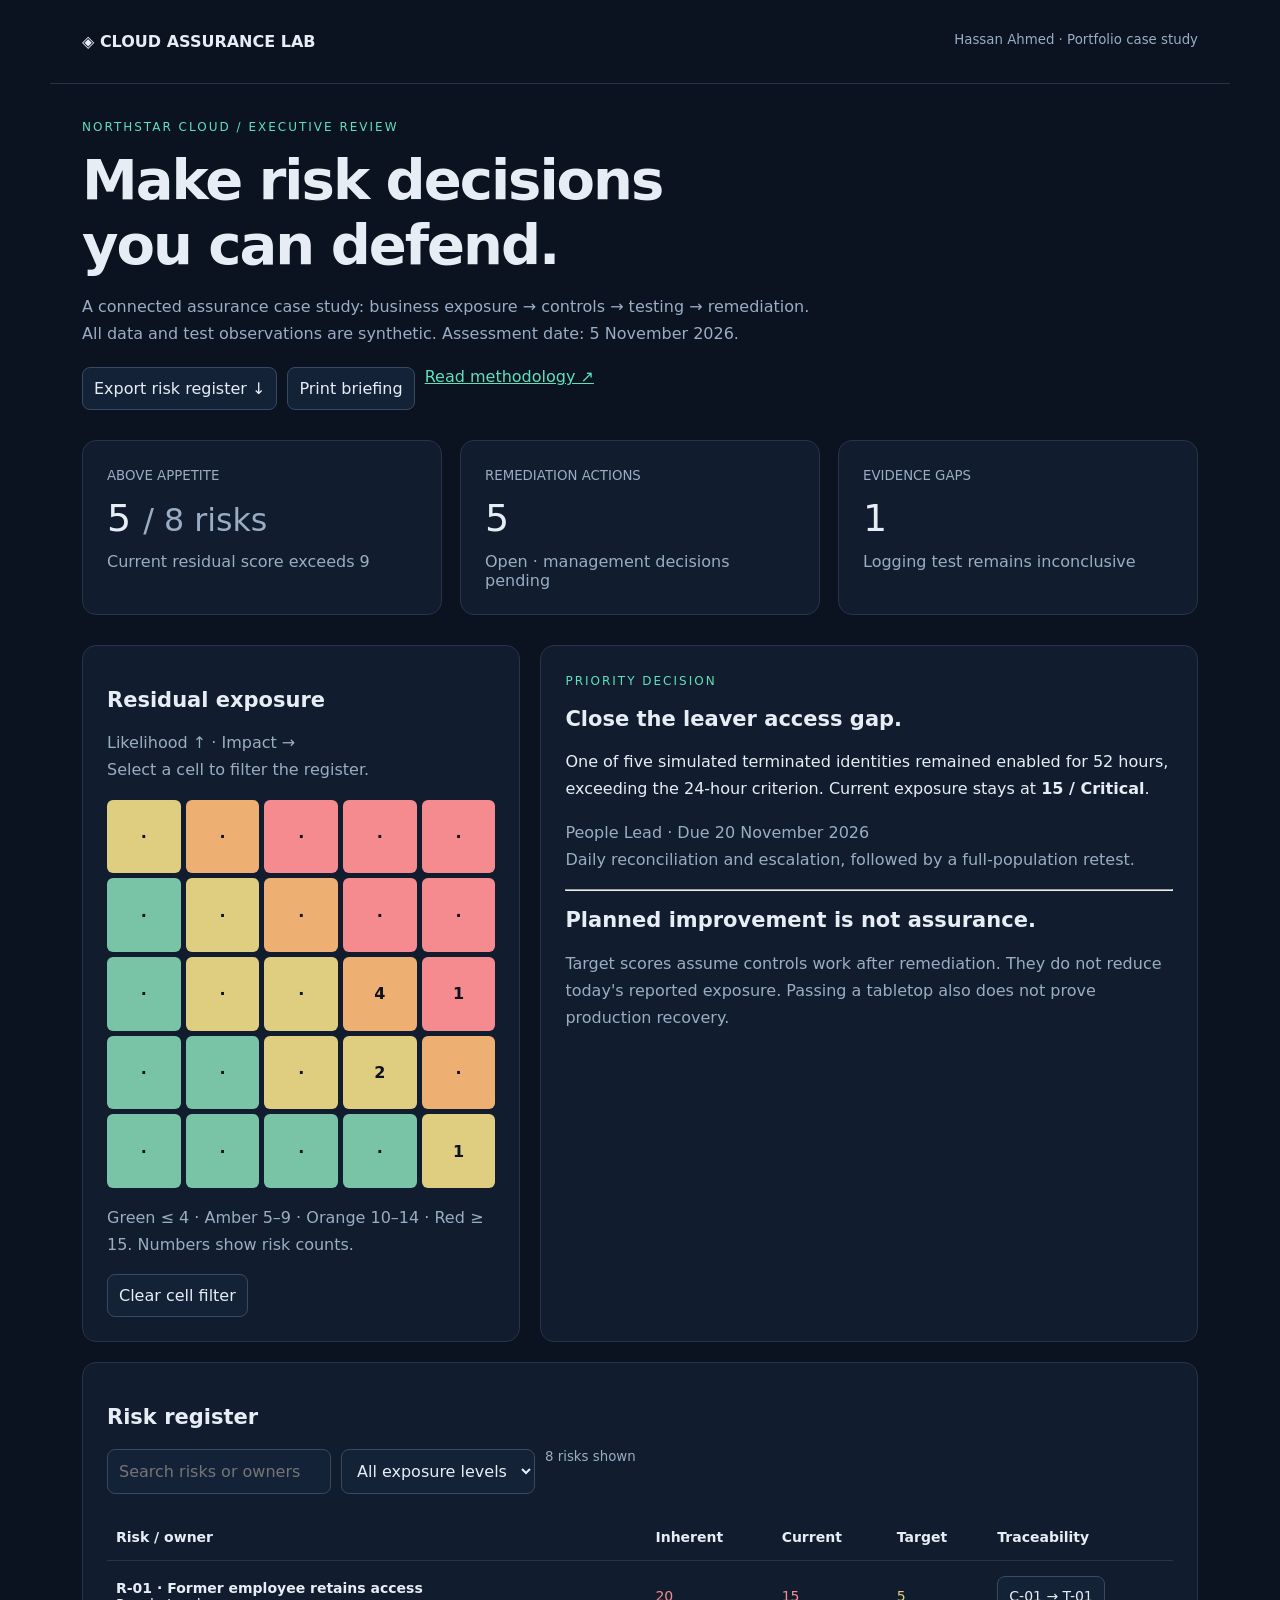
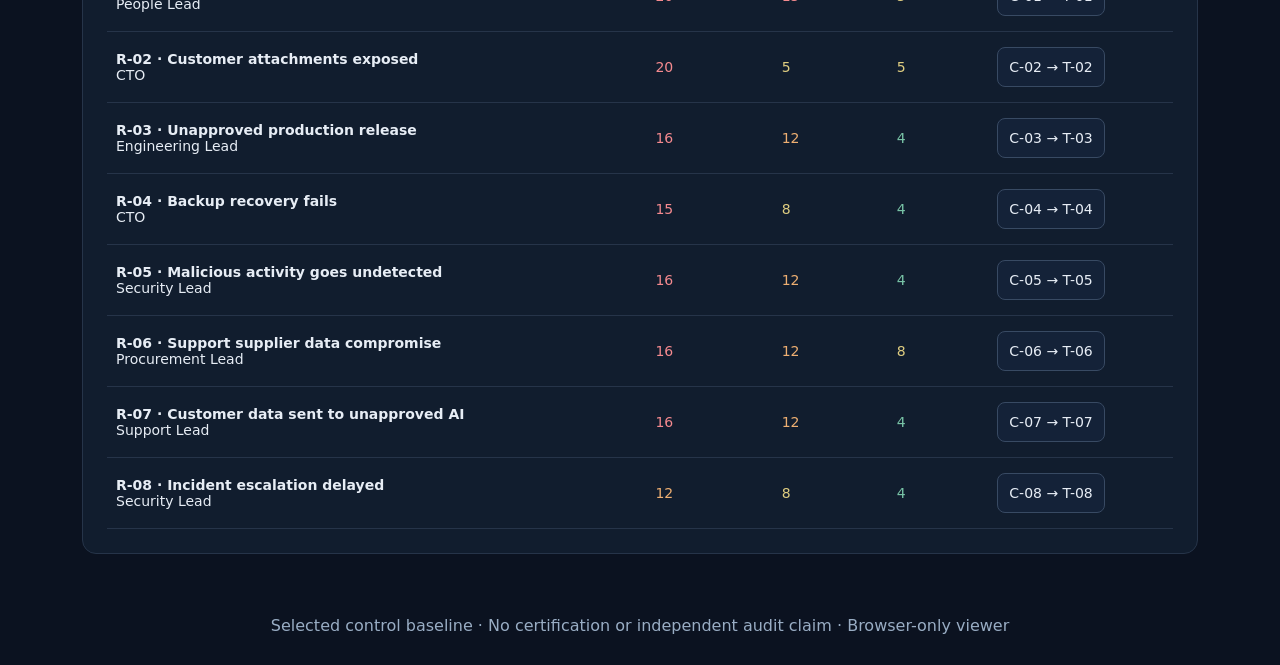
<file: index.html>
<!doctype html><html lang="en"><meta charset="utf-8"><meta name="viewport" content="width=device-width,initial-scale=1"><title>Cloud Assurance Lab</title><style>
:root{font-family:system-ui,sans-serif;color:#e7edf5;background:#0b1220}*{box-sizing:border-box}body{margin:0}header,main{max-width:1180px;margin:auto;padding:32px}header{display:flex;justify-content:space-between;border-bottom:1px solid #263449}small,.muted{color:#99adc4}h1{font-size:clamp(32px,5vw,56px);letter-spacing:-2px;margin:12px 0}h2{font-size:21px}p{line-height:1.7}button,input,select{font:inherit;padding:11px;background:#142238;color:inherit;border:1px solid #384a63;border-radius:8px}button{cursor:pointer}button:hover{border-color:#60dfbb}.tag{color:#60dfbb;font-size:12px;letter-spacing:2px}.cards{display:grid;grid-template-columns:repeat(3,1fr);gap:18px;margin:30px 0}.card,section{background:#111d2e;border:1px solid #263449;border-radius:14px;padding:24px}.value{font-size:38px;margin:12px 0}.layout{display:grid;grid-template-columns:1fr 1.5fr;gap:20px}.matrix{display:grid;grid-template-columns:repeat(5,1fr);gap:5px}.cell{aspect-ratio:1;display:grid;place-items:center;color:#0b1220;font-weight:700;border:0;border-radius:6px}.tools{display:flex;gap:10px;flex-wrap:wrap;margin:20px 0}table{border-collapse:collapse;width:100%;font-size:14px}td,th{text-align:left;padding:15px 9px;border-bottom:1px solid #263449}.scroll{overflow:auto}.pill{border-radius:30px;padding:4px 9px;background:#273247;white-space:nowrap}a{color:#60dfbb}dialog{max-width:560px;background:#142238;color:#e7edf5;border:1px solid #435573;border-radius:16px;padding:30px}dialog::backdrop{background:#000a}footer{padding:30px;text-align:center;color:#99adc4}@media(max-width:750px){.layout,.cards{grid-template-columns:1fr}header,main{padding:20px}}@media print{button,input,select{display:none}body{background:white;color:black}.card,section{background:white;color:black}small,.muted{color:#444}}</style>
<header><strong>◈ CLOUD ASSURANCE LAB</strong><small>Hassan Ahmed · Portfolio case study</small></header><main><span class="tag">NORTHSTAR CLOUD / EXECUTIVE REVIEW</span><h1>Make risk decisions<br>you can defend.</h1><p class="muted">A connected assurance case study: business exposure → controls → testing → remediation.<br>All data and test observations are synthetic. Assessment date: 5 November 2026.</p><div class="tools"><button id="export">Export risk register ↓</button><button onclick="window.print()">Print briefing</button><a href="docs/case-study.md">Read methodology ↗</a></div><div class="cards"><div class="card"><small>ABOVE APPETITE</small><div class="value">5 <small>/ 8 risks</small></div><span class="muted">Current residual score exceeds 9</span></div><div class="card"><small>REMEDIATION ACTIONS</small><div class="value">5</div><span class="muted">Open · management decisions pending</span></div><div class="card"><small>EVIDENCE GAPS</small><div class="value">1</div><span class="muted">Logging test remains inconclusive</span></div></div><div class="layout"><section><h2>Residual exposure</h2><p class="muted">Likelihood ↑ · Impact →<br>Select a cell to filter the register.</p><div class="matrix" id="matrix"></div><p class="muted">Green ≤ 4 · Amber 5–9 · Orange 10–14 · Red ≥ 15. Numbers show risk counts.</p><button id="clear">Clear cell filter</button></section><section><span class="tag">PRIORITY DECISION</span><h2>Close the leaver access gap.</h2><p>One of five simulated terminated identities remained enabled for 52 hours, exceeding the 24-hour criterion. Current exposure stays at <strong>15 / Critical</strong>.</p><p class="muted">People Lead · Due 20 November 2026<br>Daily reconciliation and escalation, followed by a full-population retest.</p><hr><h2>Planned improvement is not assurance.</h2><p class="muted">Target scores assume controls work after remediation. They do not reduce today's reported exposure. Passing a tabletop also does not prove production recovery.</p></section></div><section style="margin-top:20px"><h2>Risk register</h2><div class="tools"><input id="search" placeholder="Search risks or owners" aria-label="Search risks or owners"><select id="band" aria-label="Filter exposure"><option value="all">All exposure levels</option><option value="high">Above appetite</option><option value="within">Within appetite</option></select><small id="count" aria-live="polite"></small></div><div class="scroll"><table><thead><tr><th>Risk / owner</th><th>Inherent</th><th>Current</th><th>Target</th><th>Traceability</th></tr></thead><tbody id="rows"></tbody></table></div></section></main><dialog id="detail"><h2 id="dt"></h2><p id="dd"></p><button onclick="document.getElementById('detail').close()">Close</button></dialog><footer>Selected control baseline · No certification or independent audit claim · Browser-only viewer</footer><script>
const data=[['R-01','Former employee retains access','People Lead',4,5,3,5,1,5,'C-01','T-01','Fail','F-01'],['R-02','Customer attachments exposed','CTO',4,5,1,5,1,5,'C-02','T-02','Pass','—'],['R-03','Unapproved production release','Engineering Lead',4,4,3,4,1,4,'C-03','T-03','Fail','F-02'],['R-04','Backup recovery fails','CTO',3,5,2,4,1,4,'C-04','T-04','Pass','—'],['R-05','Malicious activity goes undetected','Security Lead',4,4,3,4,1,4,'C-05','T-05','Inconclusive','F-03'],['R-06','Support supplier data compromise','Procurement Lead',4,4,3,4,2,4,'C-06','T-06','Fail','F-04'],['R-07','Customer data sent to unapproved AI','Support Lead',4,4,3,4,1,4,'C-07','T-07','Fail','F-05'],['R-08','Incident escalation delayed','Security Lead',3,4,2,4,1,4,'C-08','T-08','Pass','—']];
let cell=null;const $=id=>document.getElementById(id);const color=s=>s>=15?'#f58a8f':s>=10?'#eeaf72':s>=5?'#dfcd80':'#79c4a7';
for(let l=5;l>=1;l--)for(let i=1;i<=5;i++){let b=document.createElement('button');b.className='cell';b.style.background=color(l*i);let n=data.filter(r=>r[5]===l&&r[6]===i).length;b.textContent=n||'·';b.setAttribute('aria-label',`Likelihood ${l}, impact ${i}: ${n} risks`);b.onclick=()=>{cell=[l,i];render()};$('matrix').append(b)}
function render(){let q=$('search').value.toLowerCase(),band=$('band').value;let rows=data.filter(r=>r.slice(0,3).join(' ').toLowerCase().includes(q)&&(!cell||(r[5]===cell[0]&&r[6]===cell[1]))&&(band==='all'||(band==='high'?r[5]*r[6]>9:r[5]*r[6]<=9)));$('rows').replaceChildren();for(const r of rows){let tr=document.createElement('tr');let td=document.createElement('td');let strong=document.createElement('strong');strong.textContent=r[0]+' · '+r[1];td.append(strong,document.createElement('br'),document.createTextNode(r[2]));tr.append(td);for(const s of [r[3]*r[4],r[5]*r[6],r[7]*r[8]]){let t=document.createElement('td');t.textContent=s;t.style.color=color(s);tr.append(t)}let t=document.createElement('td'),b=document.createElement('button');b.textContent=r[9]+' → '+r[10];b.onclick=()=>{$('dt').textContent=r[0]+' · '+r[1];$('dd').textContent=`Control ${r[9]} was assessed through ${r[10]}. Result: ${r[11]}. Finding: ${r[12]}. All observations are synthetic. See the case study for procedure, sample and limitations.`;$('detail').showModal()};t.append(b);tr.append(t);$('rows').append(tr)}$('count').textContent=rows.length+' risks shown';if(!rows.length)$('rows').innerHTML='<tr><td colspan="5">No matching risks. Clear filters to view all records.</td></tr>'}
$('search').oninput=render;$('band').onchange=render;$('clear').onclick=()=>{cell=null;render()};$('export').onclick=()=>{const h=['id','title','owner','likelihood','impact','current_likelihood','current_impact','target_likelihood','target_impact','control','test','result','finding'];const csv=[h,...data].map(r=>r.map(v=>'"'+String(v).replaceAll('"','""')+'"').join(',')).join('\r\n');let a=document.createElement('a'),u=URL.createObjectURL(new Blob([csv],{type:'text/csv'}));a.href=u;a.download='northstar-risk-register.csv';a.click();setTimeout(()=>URL.revokeObjectURL(u),1000)};render();
</script></html>
</file>
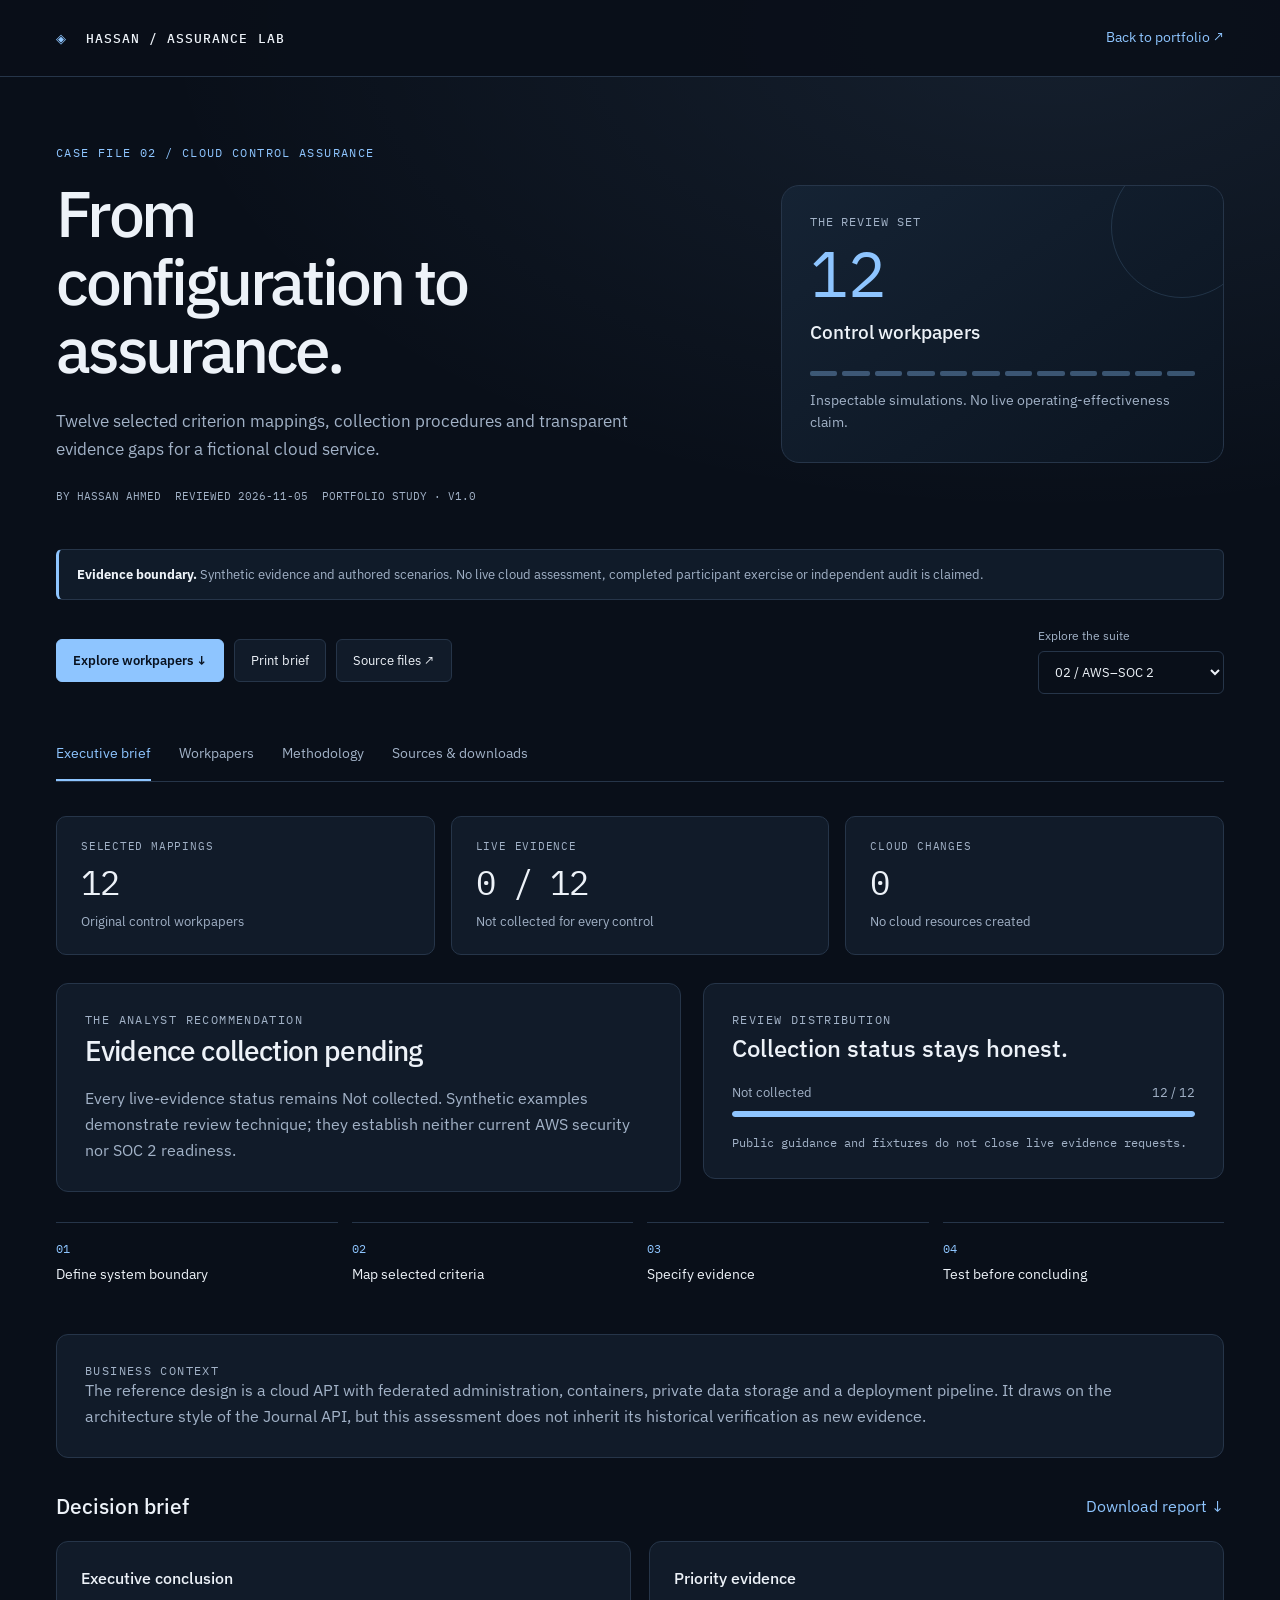
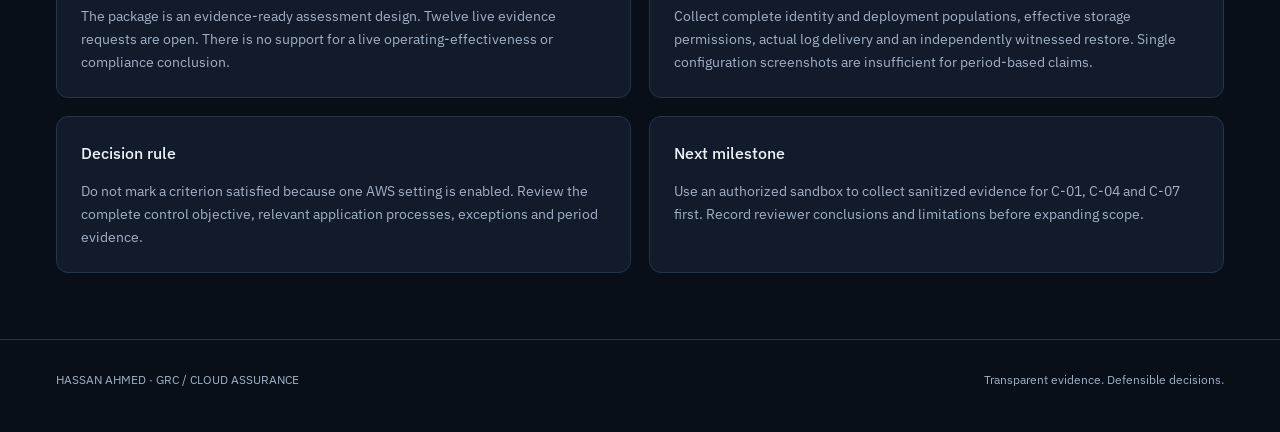
<file: projects/aws-soc2/index.html>
<!doctype html>
<html lang="en"><head><meta charset="utf-8"><meta name="viewport" content="width=device-width,initial-scale=1"><title>AWS–SOC 2 Evidence Mapping | Hassan Ahmed</title><meta name="description" content="Twelve selected criterion mappings, collection procedures and transparent evidence gaps for a fictional cloud service."><meta name="theme-color" content="#090f19"><link rel="canonical" href="https://shassanahmed.space/projects/aws-soc2/"><link rel="stylesheet" href="../assurance-assets/style.css?v=suite1"></head><body><a class="skip" href="#main">Skip to case study</a><div id="app"><p class="loading">Loading the case study…</p></div><noscript><main><h1>AWS–SOC 2 Evidence Mapping</h1><p>Twelve selected criterion mappings, collection procedures and transparent evidence gaps for a fictional cloud service.</p><p><a href="report.md">Read the complete report</a> · <a href="records.csv">Download workpapers</a> · <a href="../../">Return to portfolio</a></p></main></noscript><script src="data.js?v=suite1"></script><script src="../assurance-assets/app.js?v=suite1"></script></body></html>
</file>
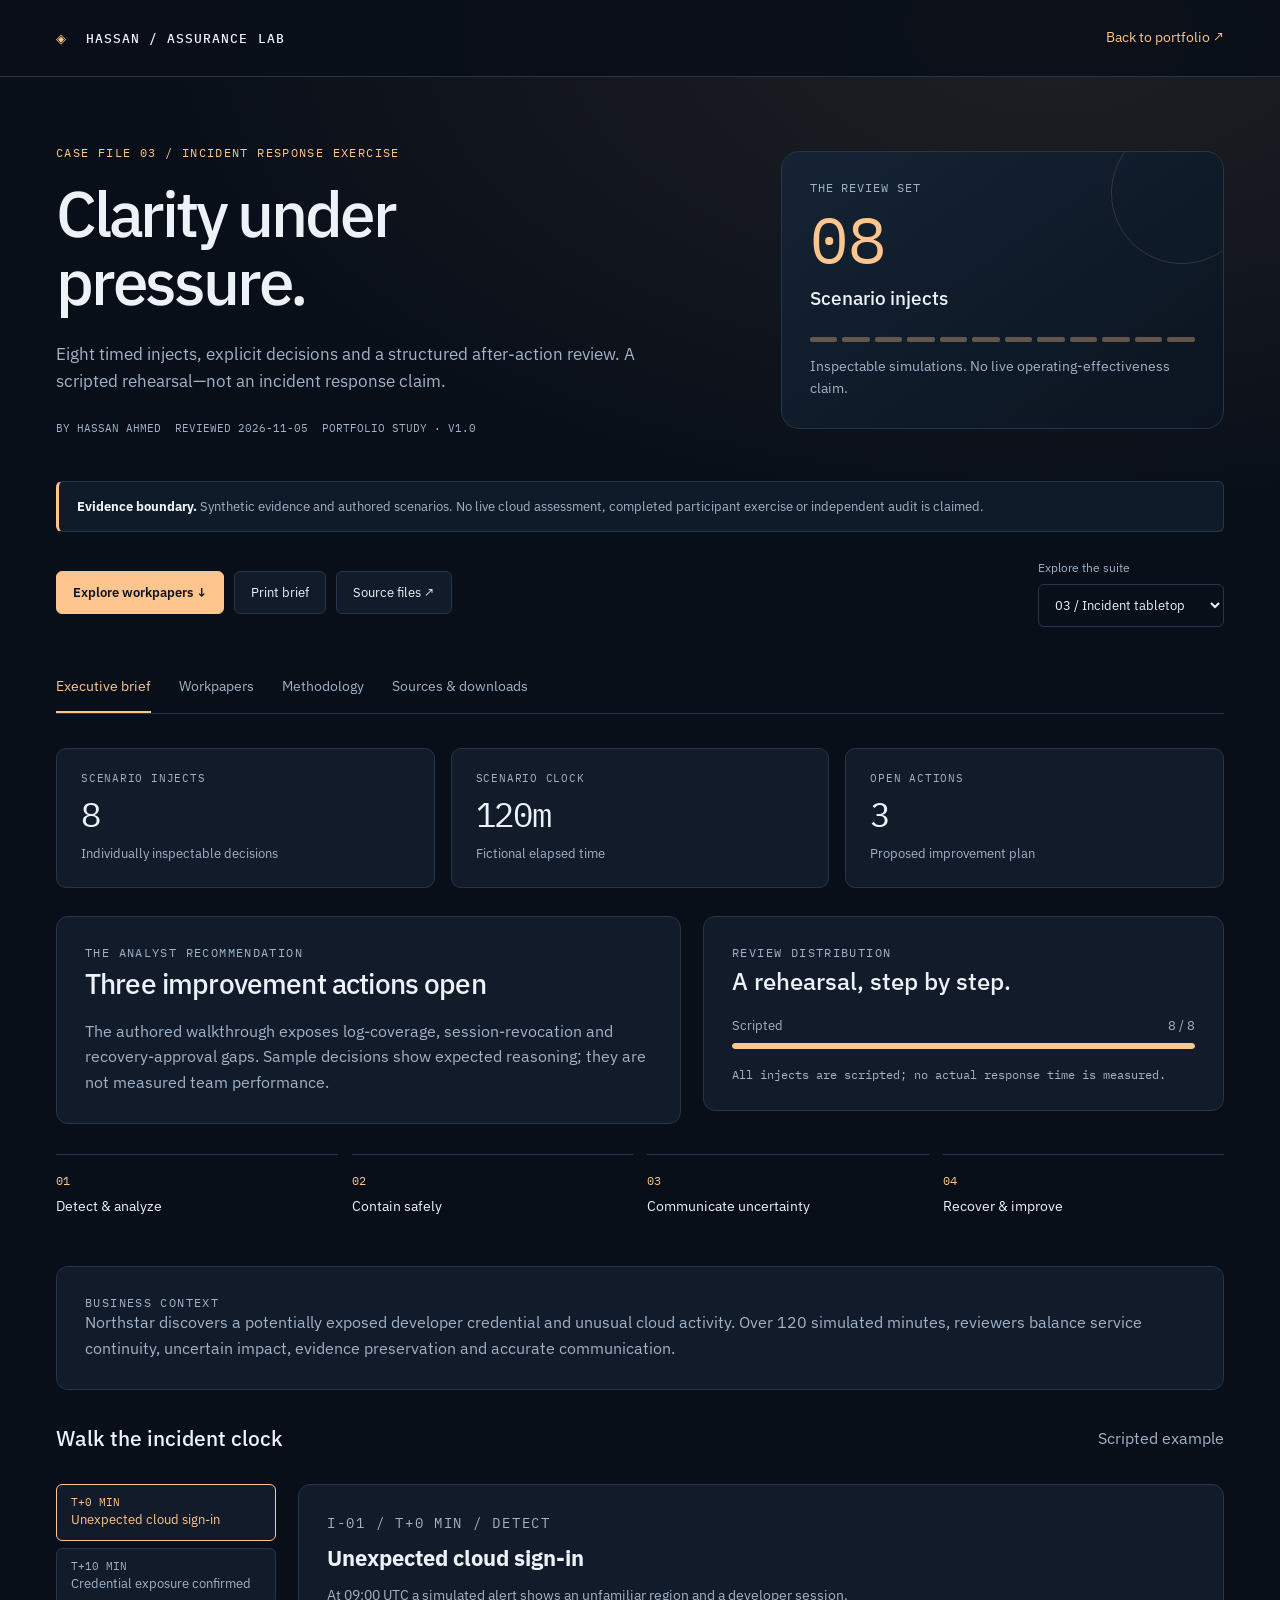
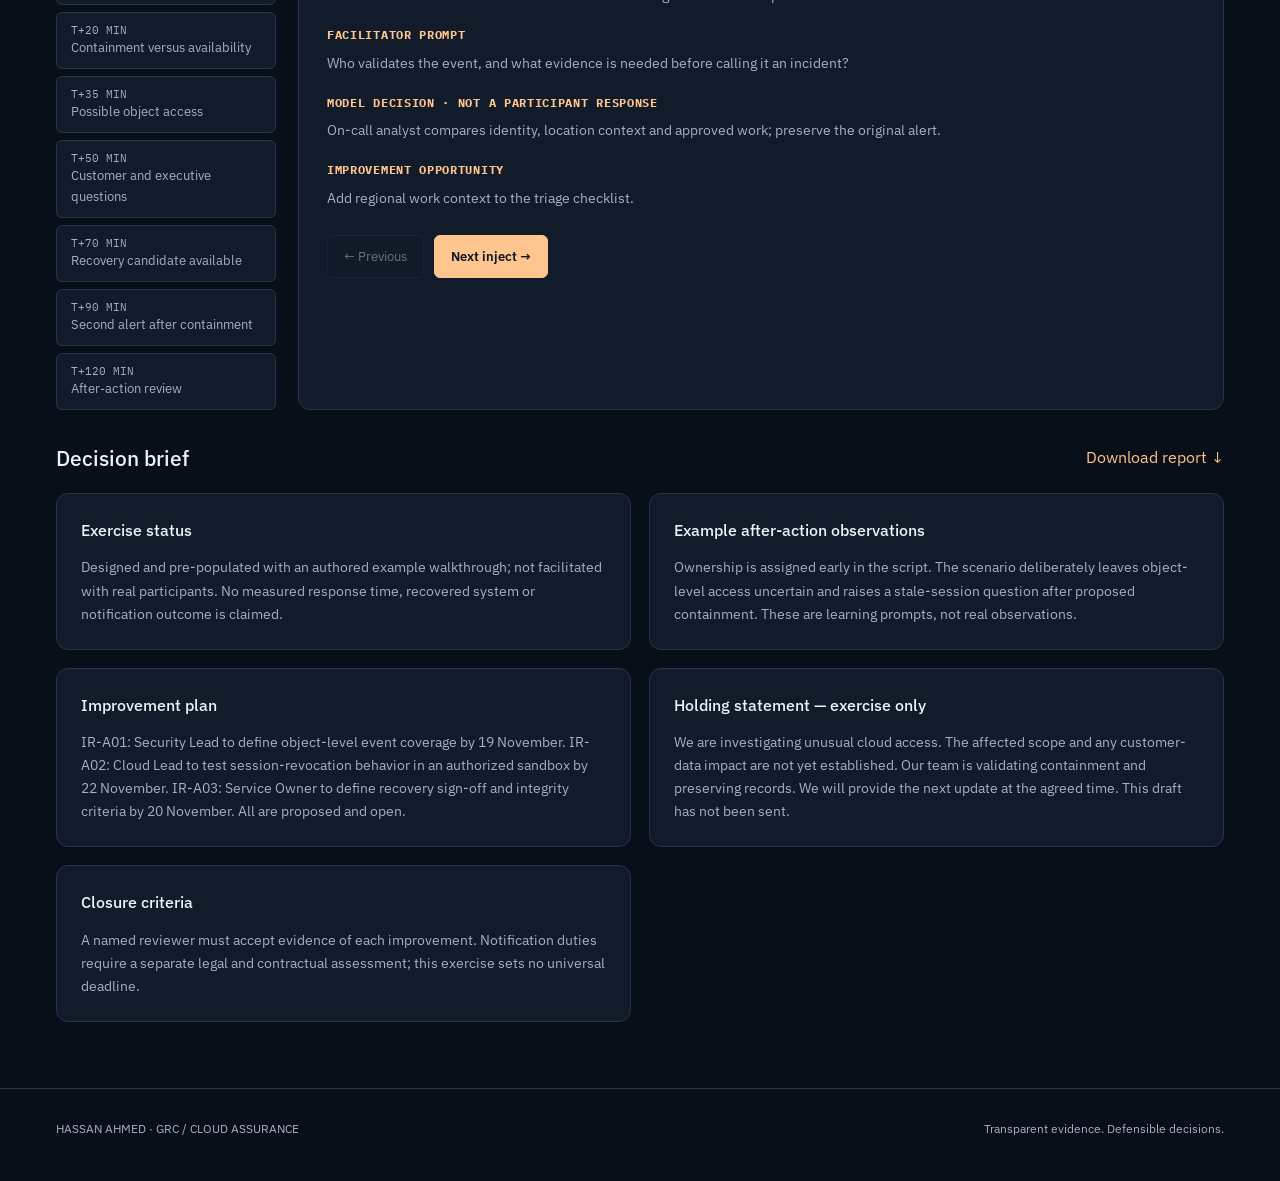
<file: projects/incident-tabletop/index.html>
<!doctype html>
<html lang="en"><head><meta charset="utf-8"><meta name="viewport" content="width=device-width,initial-scale=1"><title>Cloud Credential Incident Tabletop | Hassan Ahmed</title><meta name="description" content="Eight timed injects, explicit decisions and a structured after-action review. A scripted rehearsal—not an incident response claim."><meta name="theme-color" content="#090f19"><link rel="canonical" href="https://shassanahmed.space/projects/incident-tabletop/"><link rel="stylesheet" href="../assurance-assets/style.css?v=suite1"></head><body><a class="skip" href="#main">Skip to case study</a><div id="app"><p class="loading">Loading the case study…</p></div><noscript><main><h1>Cloud Credential Incident Tabletop</h1><p>Eight timed injects, explicit decisions and a structured after-action review. A scripted rehearsal—not an incident response claim.</p><p><a href="report.md">Read the complete report</a> · <a href="records.csv">Download workpapers</a> · <a href="../../">Return to portfolio</a></p></main></noscript><script src="data.js?v=suite1"></script><script src="../assurance-assets/app.js?v=suite1"></script></body></html>
</file>
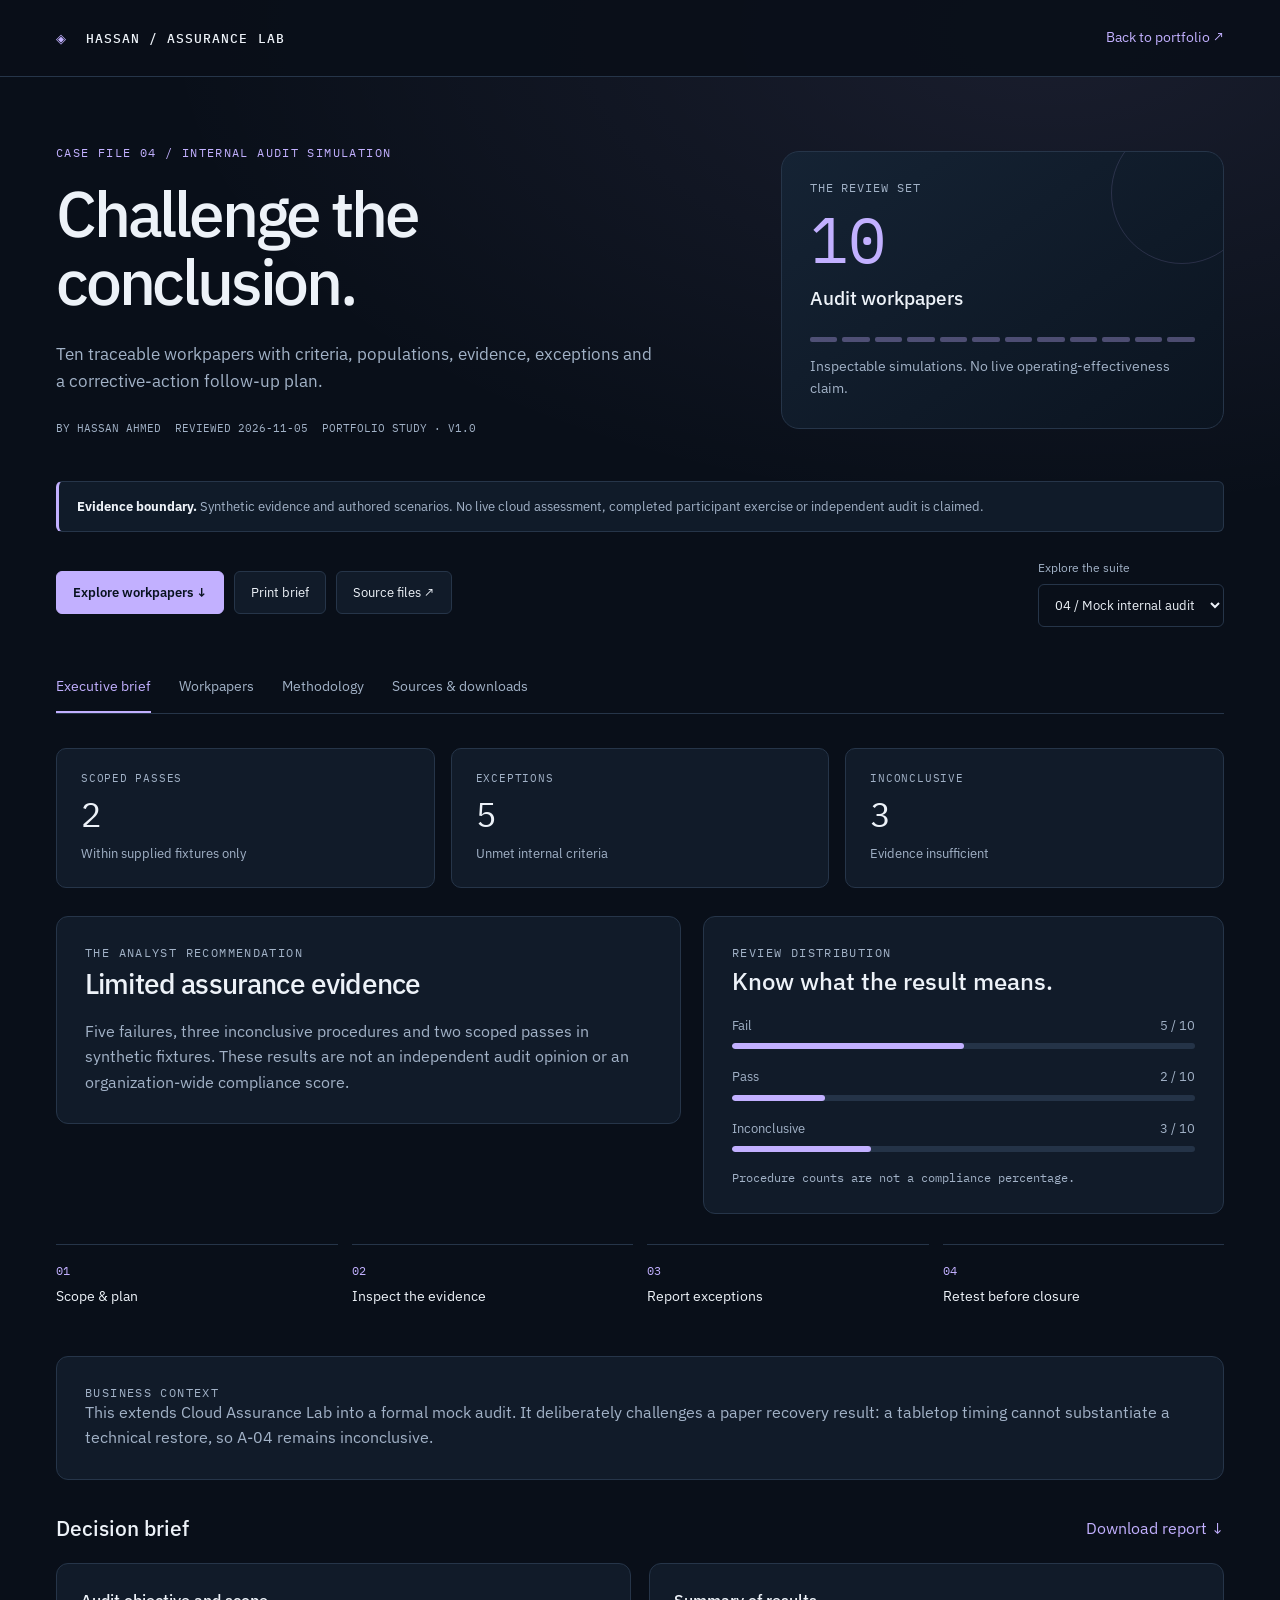
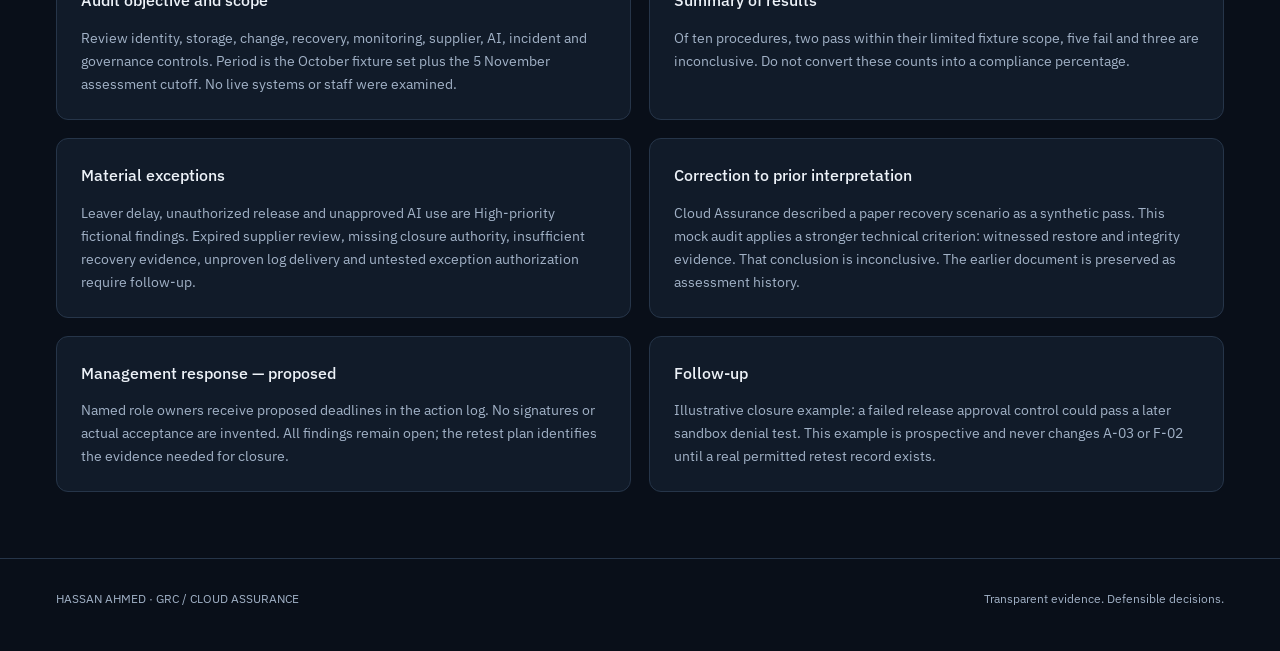
<file: projects/internal-audit/index.html>
<!doctype html>
<html lang="en"><head><meta charset="utf-8"><meta name="viewport" content="width=device-width,initial-scale=1"><title>Cloud Controls Mock Internal Audit | Hassan Ahmed</title><meta name="description" content="Ten traceable workpapers with criteria, populations, evidence, exceptions and a corrective-action follow-up plan."><meta name="theme-color" content="#090f19"><link rel="canonical" href="https://shassanahmed.space/projects/internal-audit/"><link rel="stylesheet" href="../assurance-assets/style.css?v=suite1"></head><body><a class="skip" href="#main">Skip to case study</a><div id="app"><p class="loading">Loading the case study…</p></div><noscript><main><h1>Cloud Controls Mock Internal Audit</h1><p>Ten traceable workpapers with criteria, populations, evidence, exceptions and a corrective-action follow-up plan.</p><p><a href="report.md">Read the complete report</a> · <a href="records.csv">Download workpapers</a> · <a href="../../">Return to portfolio</a></p></main></noscript><script src="data.js?v=suite1"></script><script src="../assurance-assets/app.js?v=suite1"></script></body></html>
</file>
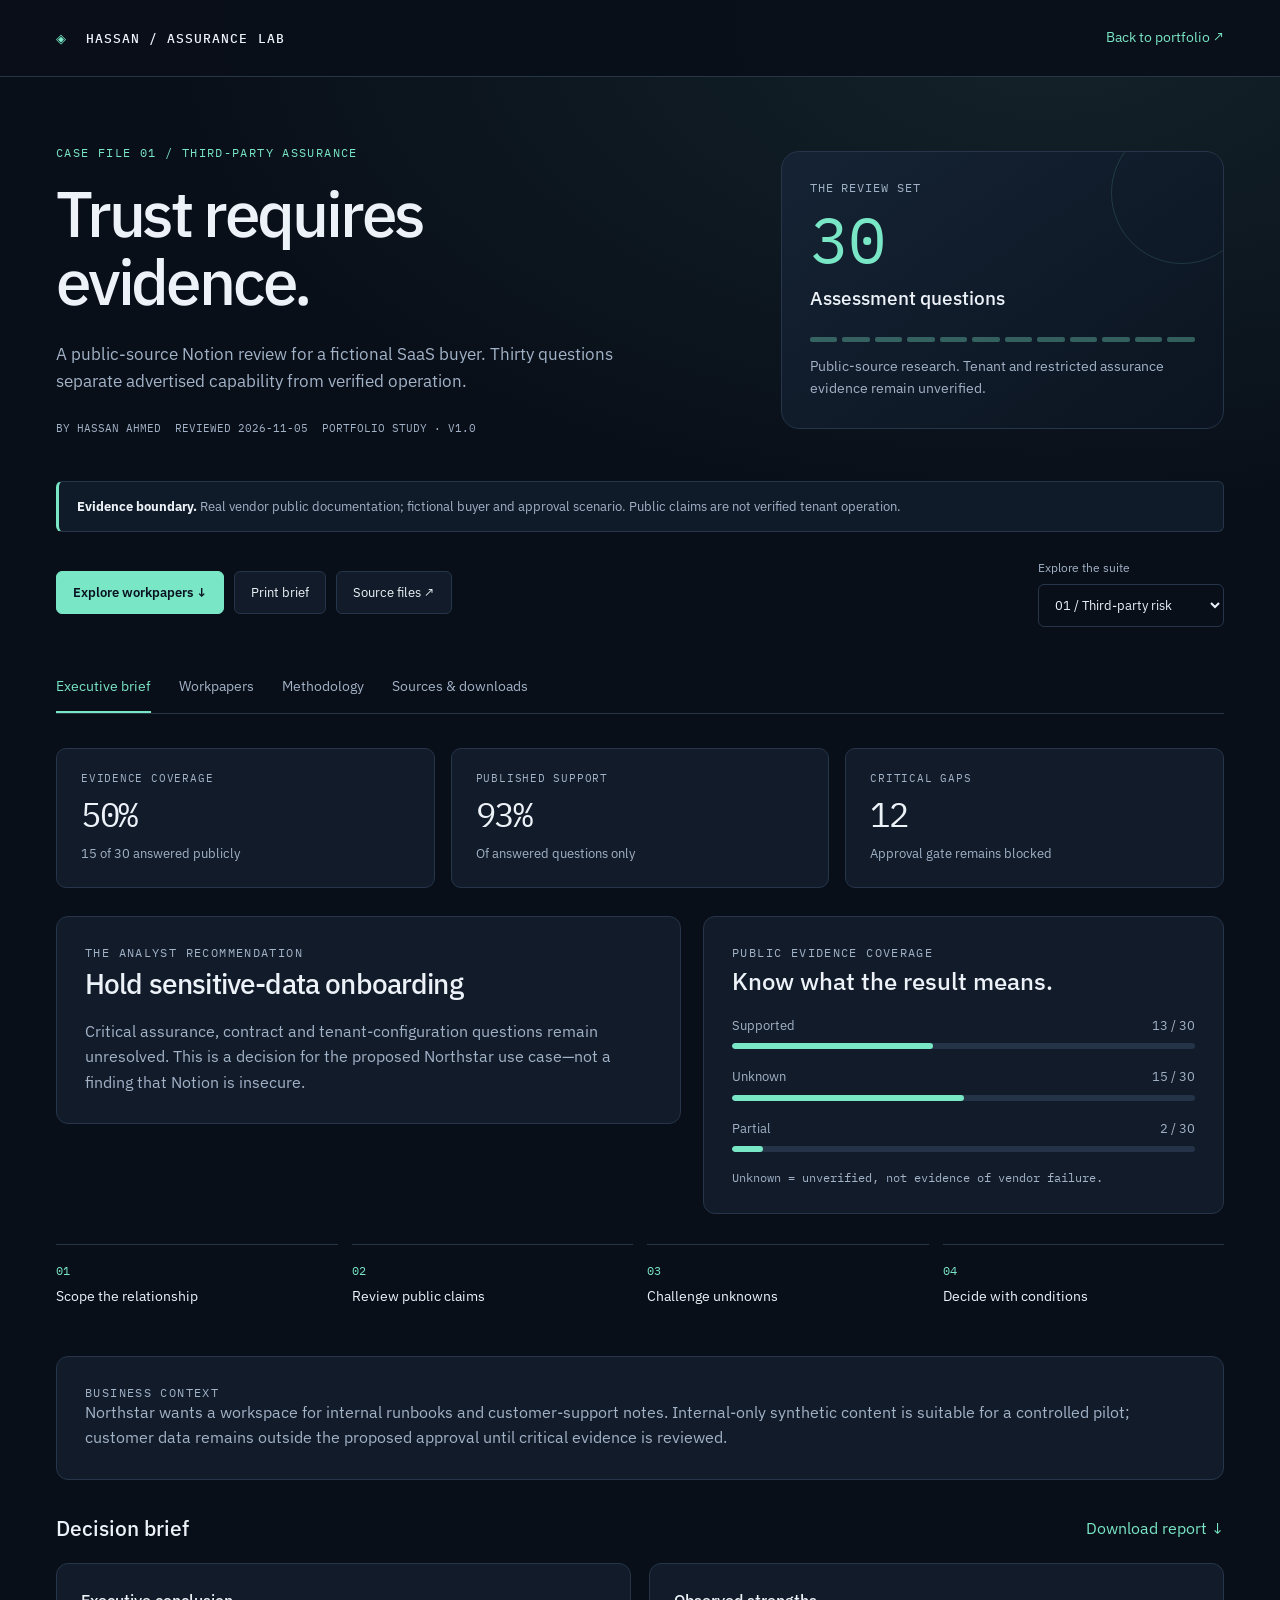
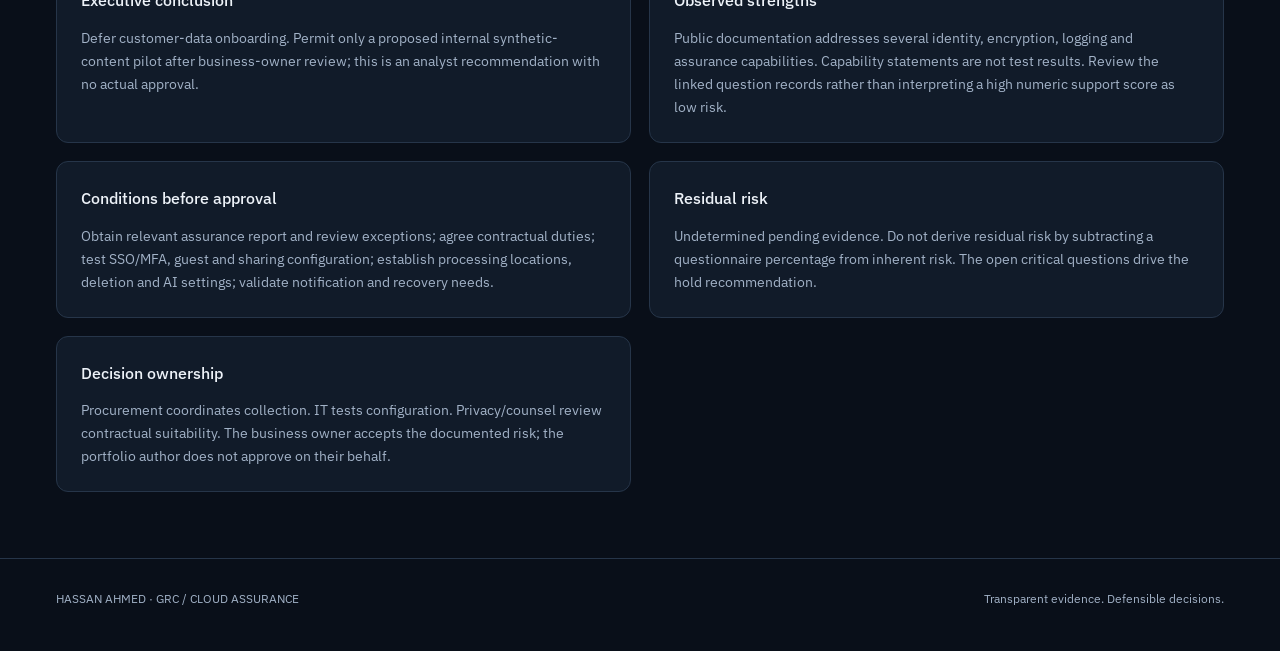
<file: projects/vendor-risk/index.html>
<!doctype html>
<html lang="en"><head><meta charset="utf-8"><meta name="viewport" content="width=device-width,initial-scale=1"><title>Third-Party Risk Assessment | Hassan Ahmed</title><meta name="description" content="A public-source Notion review for a fictional SaaS buyer. Thirty questions separate advertised capability from verified operation."><meta name="theme-color" content="#090f19"><link rel="canonical" href="https://shassanahmed.space/projects/vendor-risk/"><link rel="stylesheet" href="../assurance-assets/style.css?v=suite1"></head><body><a class="skip" href="#main">Skip to case study</a><div id="app"><p class="loading">Loading the case study…</p></div><noscript><main><h1>Third-Party Risk Assessment</h1><p>A public-source Notion review for a fictional SaaS buyer. Thirty questions separate advertised capability from verified operation.</p><p><a href="report.md">Read the complete report</a> · <a href="records.csv">Download workpapers</a> · <a href="../../">Return to portfolio</a></p></main></noscript><script src="data.js?v=suite1"></script><script src="../assurance-assets/app.js?v=suite1"></script></body></html>
</file>
<file: projects/assurance-assets/style.css>
@import url('https://fonts.googleapis.com/css2?family=IBM+Plex+Mono:wght@400;500&family=IBM+Plex+Sans:wght@400;500;600;700&display=swap');
:root{color-scheme:dark;--bg:#090f19;--surface:#111b29;--raised:#162334;--line:#263549;--text:#edf2f8;--muted:#a2b2c7;--accent:#79e6c5;--font:'IBM Plex Sans',system-ui,sans-serif;--mono:'IBM Plex Mono',monospace}*{box-sizing:border-box}html{scroll-behavior:smooth;scroll-padding-top:100px}body{margin:0;background:var(--bg);color:var(--text);font-family:var(--font);line-height:1.6}body:before{content:'';position:absolute;inset:0 0 auto;height:600px;background:radial-gradient(ellipse at 82% 5%,color-mix(in srgb,var(--accent) 9%,transparent),transparent 60%);pointer-events:none;z-index:-1}a{color:var(--accent);text-decoration:none}a:hover{text-decoration:underline}button,input,select{font:inherit}button,a,input,select,summary{touch-action:manipulation}button{cursor:pointer}button:disabled{opacity:.4;cursor:default}:focus-visible{outline:2px solid var(--accent);outline-offset:4px}a,button,input,select{border-radius:6px}.shell{max-width:1240px;margin:auto;padding:0 36px}.masthead{border-bottom:1px solid var(--line);background:#090f19e8}.masthead .shell{display:flex;align-items:center;justify-content:space-between;min-height:76px;gap:20px}.wordmark{color:var(--text);font:500 .8rem var(--mono);letter-spacing:.08em}.wordmark span{color:var(--accent);margin-right:10px}.back{font-size:.85rem}.skip{position:absolute;top:-80px;left:20px;background:var(--accent);color:var(--bg);padding:12px;z-index:10}.skip:focus{top:10px}.hero{display:grid;grid-template-columns:1.5fr 1fr;gap:60px;align-items:center;padding:68px 0 46px}.eyebrow{color:var(--accent);font:.72rem var(--mono);letter-spacing:.12em;text-transform:uppercase;margin:0 0 20px}.hero h1{font-size:clamp(2.8rem,5vw,4.8rem);font-weight:500;line-height:1.06;letter-spacing:-.05em;margin:0 0 24px;max-width:13ch}.hero .intro{font-size:1.08rem;max-width:60ch;color:var(--muted);margin:0}.metadata{display:flex;flex-wrap:wrap;gap:14px;margin-top:26px;font:.7rem var(--mono);color:var(--muted)}.seal{position:relative;border:1px solid var(--line);border-radius:18px;padding:28px;background:linear-gradient(145deg,#152334,#0b1420);overflow:hidden}.seal:after{content:'';position:absolute;right:-30px;top:-30px;width:140px;height:140px;border:1px solid var(--accent);border-radius:50%;opacity:.15}.seal .num{font:400 4rem var(--mono);line-height:1;color:var(--accent);margin:12px 0}.seal .label{font:.72rem var(--mono);color:var(--muted);text-transform:uppercase;letter-spacing:.08em}.seal h2{font-size:1.18rem;font-weight:500;margin:0 0 20px}.mini-track{display:flex;gap:5px;margin:24px 0 14px}.mini-track i{height:5px;flex:1;border-radius:2px;background:var(--accent);opacity:.35}.seal p{font-size:.85rem;color:var(--muted);margin:0}.notice{border:1px solid var(--line);border-left:3px solid var(--accent);padding:14px 18px;background:#101b29;border-radius:6px;color:var(--muted);font-size:.84rem}.notice strong{color:var(--text)}.toolbar{display:flex;align-items:center;justify-content:space-between;gap:20px;margin:26px 0}.button{border:1px solid var(--line);background:var(--surface);color:var(--text);padding:10px 16px;font-size:.84rem;display:inline-flex;align-items:center;justify-content:center;gap:8px;min-height:42px}.button:hover{border-color:var(--accent);text-decoration:none}.button.primary{background:var(--accent);color:#091321;border-color:var(--accent);font-weight:600}.buttons{display:flex;gap:10px;flex-wrap:wrap}.lab-picker{padding:10px 12px;background:var(--surface);color:var(--text);border:1px solid var(--line);font-size:.82rem;max-width:100%}.tabs{display:flex;gap:28px;border-bottom:1px solid var(--line);margin:34px 0;overflow:auto}.tabs button{border:0;border-radius:0;background:transparent;color:var(--muted);padding:14px 0;white-space:nowrap;font-size:.88rem;border-bottom:2px solid transparent}.tabs button[aria-selected=true]{color:var(--accent);border-bottom-color:var(--accent)}[hidden]{display:none!important}.stats{display:grid;grid-template-columns:repeat(3,minmax(0,1fr));gap:16px;margin-bottom:28px}.stat{padding:22px 24px;border:1px solid var(--line);border-radius:10px;background:var(--surface)}.stat .value{font:400 2.1rem var(--mono);letter-spacing:-.04em;margin:8px 0;color:var(--text)}.stat .name{font:.7rem var(--mono);color:var(--muted);text-transform:uppercase;letter-spacing:.07em}.stat .foot{font-size:.8rem;color:var(--muted)}.two-col{display:grid;grid-template-columns:1.2fr 1fr;gap:22px;align-items:start}.panel{border:1px solid var(--line);background:var(--surface);border-radius:12px;padding:28px}.panel h2{font-weight:500;font-size:1.5rem;line-height:1.25;margin:6px 0 18px}.panel p{color:var(--muted);margin-bottom:0}.decision .big{font-size:1.75rem;color:var(--text);letter-spacing:-.03em}.bars{margin-top:20px}.bar-label{display:flex;justify-content:space-between;font-size:.8rem;color:var(--muted);gap:15px}.bar{height:6px;background:#243347;border-radius:3px;margin:7px 0 18px;overflow:hidden}.bar i{display:block;height:100%;background:var(--accent);border-radius:3px}.workflow{display:grid;grid-template-columns:repeat(4,1fr);margin:30px 0;gap:14px}.workflow div{padding:18px 0;border-top:1px solid var(--line);font-size:.85rem}.workflow span{display:block;color:var(--accent);font:.72rem var(--mono);margin-bottom:8px}.report-grid{display:grid;grid-template-columns:repeat(2,minmax(0,1fr));gap:18px}.report-grid .panel{padding:24px}.report-grid h3{font-size:1rem;font-weight:500;margin:0 0 12px}.report-grid p{font-size:.9rem;margin:0}.section-heading{display:flex;justify-content:space-between;align-items:center;gap:15px;margin:32px 0 18px}.section-heading h2{font-size:1.3rem;font-weight:500;margin:0}.records-controls{display:flex;gap:14px;flex-wrap:wrap;padding:18px;border:1px solid var(--line);border-radius:10px 10px 0 0;background:var(--surface)}label.control{display:grid;gap:6px;font-size:.75rem;color:var(--muted)}.control.search{flex:1;min-width:180px}.control input,.control select{border:1px solid var(--line);background:var(--bg);color:var(--text);padding:10px 12px;min-height:43px;max-width:100%;min-width:0}.results-meta{display:flex;justify-content:space-between;gap:12px;margin:14px 0;color:var(--muted);font:.72rem var(--mono)}.table-wrap{overflow:auto;border:1px solid var(--line);border-radius:0 0 10px 10px}table{border-collapse:collapse;width:100%;text-align:left;font-size:.86rem}th{color:var(--muted);font:400 .7rem var(--mono);text-transform:uppercase;letter-spacing:.05em;background:var(--surface);padding:15px 18px}td{padding:18px;border-top:1px solid var(--line);vertical-align:middle}td.id{color:var(--accent);font:.78rem var(--mono);white-space:nowrap}td.title{min-width:220px}td small{display:block;color:var(--muted);margin-top:4px}.badge{font: .65rem var(--mono);padding:5px 8px;border:1px solid #3e4d61;border-radius:4px;white-space:nowrap;display:inline-block;color:#b4c4d7;background:#1a2737}.badge.fail,.badge.unknown{color:#ffc49e;border-color:#674b35;background:#31251e}.badge.pass,.badge.supported{color:#91e5c7;border-color:#345a4b;background:#142e28}.badge.partial,.badge.inconclusive{color:#e9d390;border-color:#5b5335;background:#2b291e}.row-open{background:none;border:1px solid var(--line);color:var(--text);padding:8px 12px;white-space:nowrap}.row-open:hover{border-color:var(--accent)}.text-muted{color:var(--muted)}.method-list{display:grid;gap:18px;max-width:900px}.method-list article{padding:24px;border:1px solid var(--line);border-radius:10px;background:var(--surface)}.method-list h3{font-size:1rem;margin:0 0 10px;font-weight:500}.method-list p{font-size:.92rem;color:var(--muted);margin:0}.source-card{display:grid;grid-template-columns:54px 1fr;gap:16px}.source-id{font: .8rem var(--mono);color:var(--accent)}.sources{display:grid;gap:16px}.sources h3{font-size:1rem;margin:0 0 8px}.sources p{font-size:.85rem;margin:4px 0;color:var(--muted)}.sources a{overflow-wrap:anywhere}.timeline{margin:28px 0;display:grid;grid-template-columns:220px 1fr;gap:22px}.inject-list{display:grid;gap:7px}.inject-list button{padding:10px 14px;background:var(--surface);color:var(--muted);border:1px solid var(--line);text-align:left;font-size:.82rem}.inject-list button[aria-current=step]{border-color:var(--accent);color:var(--accent)}.inject-list small{display:block;font:.7rem var(--mono)}.inject-card h3{font-size:1.4rem;margin:8px 0}.inject-card h4{font-size:.72rem;color:var(--accent);font-family:var(--mono);text-transform:uppercase;letter-spacing:.06em;margin:20px 0 6px}.inject-card p{font-size:.9rem;margin:0;color:var(--muted)}.inject-card .buttons{margin-top:26px}.count-note{color:var(--muted);font:.72rem var(--mono)}footer{margin-top:66px;border-top:1px solid var(--line);padding:30px 0 42px;font-size:.78rem;color:var(--muted)}footer .shell{display:flex;justify-content:space-between;gap:20px;flex-wrap:wrap}dialog{background:var(--surface);color:var(--text);border:1px solid var(--line);border-radius:14px;max-width:720px;width:calc(100% - 32px);max-height:88vh;padding:30px}dialog::backdrop{background:#040810d9;backdrop-filter:blur(5px)}.dialog-head{display:flex;gap:20px;justify-content:space-between;align-items:start}dialog h2{font-weight:500;font-size:1.6rem;margin:12px 0 22px}dialog h3{font:.7rem var(--mono);color:var(--accent);text-transform:uppercase;letter-spacing:.06em;margin:24px 0 7px}dialog p{font-size:.92rem;color:var(--muted);margin:0}dialog .close{background:transparent;color:var(--text);border:1px solid var(--line);padding:8px 12px}dialog ul{padding-left:20px;color:var(--muted)}.empty{padding:40px;text-align:center;color:var(--muted)}.artifact-links{display:flex;flex-wrap:wrap;gap:18px;margin-top:24px;font-size:.8rem}.loading{padding:40px;color:var(--muted)}.animate-in{animation:rise .45s ease both}@keyframes rise{from{transform:translateY(10px);opacity:0}to{transform:none;opacity:1}}.print-heading{display:none}
@media(max-width:900px){.shell{padding:0 24px}.hero{gap:28px}.hero h1{font-size:3.4rem}.two-col{grid-template-columns:1fr}.workflow{grid-template-columns:repeat(2,1fr)}}
@media(max-width:640px){.shell{padding:0 20px}.masthead .shell{min-height:66px}.wordmark{font-size:.64rem}.back{font-size:.75rem}.hero{grid-template-columns:1fr;padding:42px 0 26px;gap:26px}.hero h1{font-size:3.1rem;max-width:15ch}.hero .intro{font-size:1rem}.seal{padding:22px}.seal .num{font-size:2.7rem}.seal .mini-track{margin-top:14px}.toolbar{align-items:stretch;flex-direction:column}.lab-picker{width:100%}.tabs{gap:22px;margin:24px 0}.stats{gap:10px}.stat{padding:15px 12px}.stat .value{font-size:1.55rem}.stat .name{font-size:.58rem}.stat .foot{font-size:.69rem}.panel{padding:22px}.report-grid{grid-template-columns:1fr}.timeline{grid-template-columns:1fr}.inject-list{display:flex;overflow:auto;gap:8px}.inject-list button{flex:0 0 150px}.results-meta{font-size:.65rem}.records-controls{gap:10px}.control{flex:1;min-width:120px}.table-wrap{border:0;overflow:visible}table,tbody,tr,td{display:block}thead{display:none}tr{background:var(--surface);border:1px solid var(--line);border-radius:8px;margin-bottom:12px;padding:14px}td{border:0;padding:5px 0}td.id{display:flex;justify-content:space-between}td.title{min-width:0;font-size:1rem}td.group{font-size:.78rem;color:var(--muted)}td.action{padding-top:10px}.row-open{width:100%;min-height:42px}dialog{padding:22px}.source-card{grid-template-columns:1fr;gap:8px}}
@media(prefers-reduced-motion:reduce){*,*:before,*:after{animation:none!important;transition:none!important;scroll-behavior:auto!important}}
@media print{color-scheme:light;body{background:white;color:#111;font-size:10pt}.masthead,.toolbar,.tabs,.buttons,.records-controls,.results-meta,.artifact-links,.row-open,.skip,.seal,dialog,.timeline,.back,footer{display:none!important}.shell{max-width:none;padding:0}.hero{display:block;padding:12px 0}.hero h1{font-size:28pt;max-width:none}.hero .intro,.metadata,.text-muted,.notice,.panel p,.stat .foot,.stat .name,.method-list p,.sources p{color:#333}.tab-panel[hidden]{display:block!important}.tab-panel{break-before:page}.tab-panel:first-of-type{break-before:auto}.print-heading{display:block}.panel,.stat,.method-list article,.notice,.table-wrap{background:white;border-color:#aaa;box-shadow:none;break-inside:avoid}.report-grid,.two-col,.stats{display:block}.panel,.stat{margin-bottom:12px}.hero .eyebrow,.eyebrow,.source-id{color:#111}.stat .value{color:#111}.bar{background:#ddd}.bar i{background:#333}.tabs+div{margin-top:20px}a{color:#111;text-decoration:underline}table{font-size:8pt}.table-wrap{overflow:visible}td,th{padding:8px;color:#111;background:white}.badge{color:#111!important;background:white!important;border-color:#aaa!important}tr{break-inside:avoid}.workflow{display:none}}
</file>
